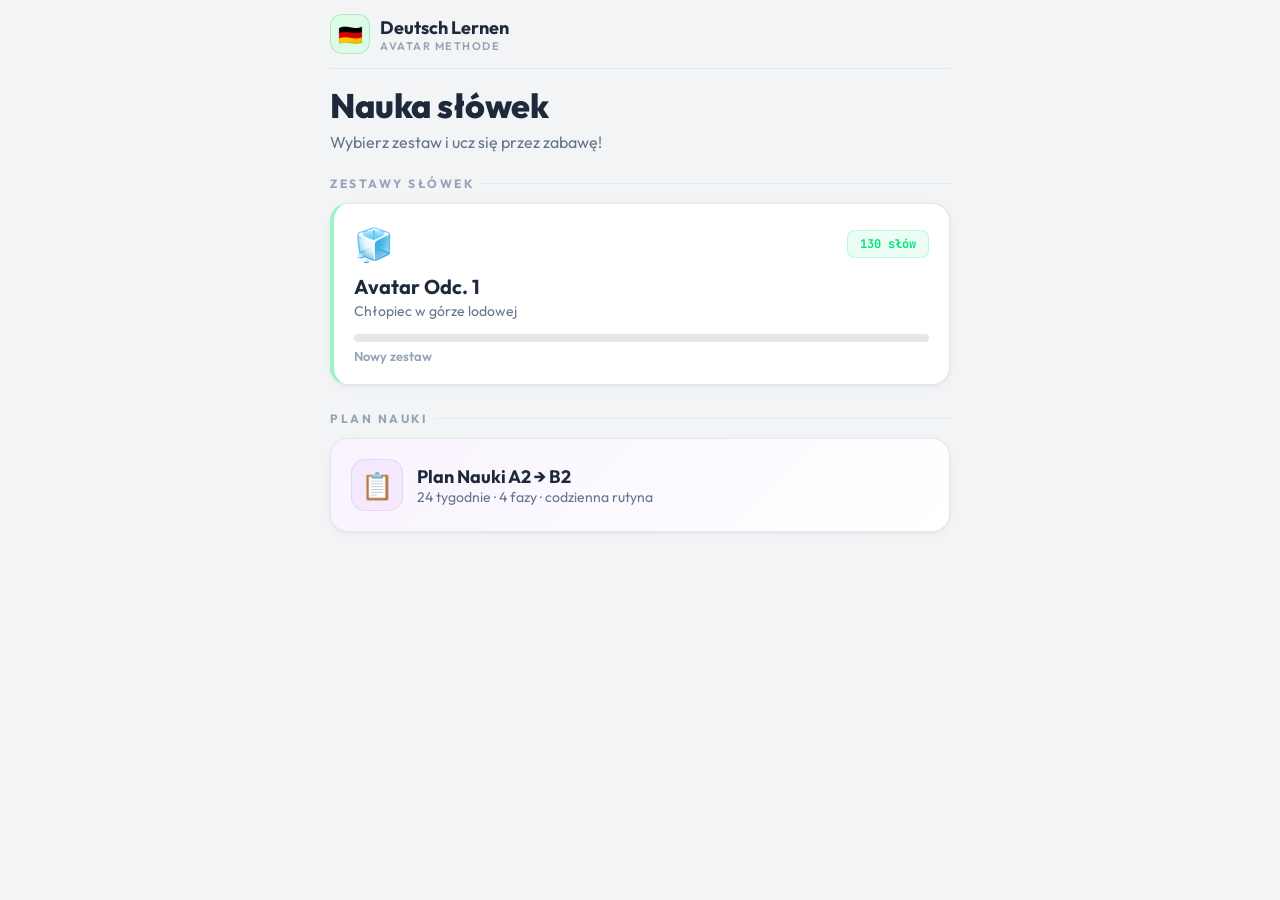
<file: index.html>
<!DOCTYPE html>
<html lang="pl">
<head>
  <meta charset="UTF-8">
  <meta name="viewport" content="width=device-width, initial-scale=1.0, user-scalable=no">
  <meta name="description" content="Ucz się niemieckiego oglądając Avatara. Fiszki, quiz, pisanie, dopasowywanie.">
  <meta name="theme-color" content="#060A0E">
  <title>Deutsch Lernen — Avatar Methode</title>
  <link rel="icon" href="data:image/svg+xml,<svg xmlns='http://www.w3.org/2000/svg' viewBox='0 0 100 100'><text y='.9em' font-size='90'>🇩🇪</text></svg>">
  <link rel="stylesheet" href="css/style.css">
</head>
<body>

  <div id="app"></div>

  <!-- Data files — tu dodajesz nowe odcinki -->
  <script src="data/decks.js"></script>
  <script src="data/plan.js"></script>

  <!-- App logic -->
  <script src="js/app.js"></script>

</body>
</html>
</file>
<file: css/style.css>
@import url('https://fonts.googleapis.com/css2?family=Outfit:wght@300;400;500;600;700;800;900&family=JetBrains+Mono:wght@400;600&display=swap');

:root {
  --bg: #F3F4F6; --bg2: #E5E7EB; --card: #FFFFFF; --card-hover: #FAFBFC;
  --green: #16A34A; --green-dim: #15803D; --green-bg: rgba(22,163,74,0.08);
  --green-border: rgba(22,163,74,0.22); --green-light: #DCFCE7;
  --red: #DC2626; --red-bg: rgba(220,38,38,0.06); --red-border: rgba(220,38,38,0.18); --red-light: #FEE2E2;
  --orange: #D97706; --orange-bg: rgba(217,119,6,0.07); --orange-border: rgba(217,119,6,0.18);
  --blue: #2563EB; --blue-bg: rgba(37,99,235,0.06); --blue-border: rgba(37,99,235,0.18);
  --gold: #CA8A04; --gold-bg: rgba(202,138,4,0.07);
  --purple: #9333EA; --purple-bg: rgba(147,51,234,0.06);
  --text: #1E293B; --text-secondary: #64748B; --text-dim: #94A3B8;
  --border: #E2E8F0; --border-light: #CBD5E1; --surface: #F8FAFC;
  --radius: 18px; --radius-sm: 12px; --radius-xs: 8px;
  --shadow: 0 1px 3px rgba(0,0,0,0.05), 0 2px 12px rgba(0,0,0,0.03);
  --shadow-lg: 0 4px 20px rgba(0,0,0,0.07);
}
*{margin:0;padding:0;box-sizing:border-box;-webkit-tap-highlight-color:transparent}
html{scroll-behavior:smooth}
body{min-height:100vh;min-height:100dvh;background:var(--bg);color:var(--text);font-family:'Outfit',-apple-system,sans-serif;overflow-x:hidden;-webkit-font-smoothing:antialiased}
button,input{font-family:inherit}
a{color:var(--green);text-decoration:none}

.app-wrap{max-width:640px;margin:0 auto;padding:0 10px 40px;position:relative}

.nav{display:flex;align-items:center;justify-content:space-between;padding:14px 0;border-bottom:1px solid var(--border);margin-bottom:18px}
.nav-brand{display:flex;align-items:center;gap:10px;cursor:pointer}
.nav-brand .logo{width:40px;height:40px;border-radius:12px;background:var(--green-light);border:1px solid var(--green-border);display:flex;align-items:center;justify-content:center;font-size:20px}
.nav-brand .title{font-size:18px;font-weight:700;color:var(--text)}
.nav-brand .subtitle{font-size:11px;color:var(--text-dim);font-weight:600;letter-spacing:1.5px;text-transform:uppercase}

.screen{animation:fadeUp .35s ease}
.home-header{margin-bottom:22px}
.home-header h1{font-size:34px;font-weight:800;color:var(--text);letter-spacing:-.5px;line-height:1.1;margin-bottom:6px}
.home-header p{font-size:16px;color:var(--text-secondary);line-height:1.5}

.section-label{font-size:12px;letter-spacing:2.5px;text-transform:uppercase;color:var(--text-dim);font-weight:700;margin-bottom:12px;display:flex;align-items:center;gap:8px}
.section-label::after{content:'';flex:1;height:1px;background:var(--border)}

.deck-grid{display:flex;flex-direction:column;gap:10px;margin-bottom:26px}
.deck-card{background:var(--card);border:1px solid var(--border);border-radius:var(--radius);padding:20px;cursor:pointer;transition:all .2s;position:relative;overflow:hidden;box-shadow:var(--shadow)}
.deck-card:hover{border-color:var(--border-light);transform:translateY(-1px);box-shadow:var(--shadow-lg)}
.deck-card .deck-top{display:flex;align-items:center;justify-content:space-between;margin-bottom:10px}
.deck-card .deck-icon{font-size:32px}
.deck-card .deck-badge{font-size:12px;font-weight:700;padding:5px 12px;border-radius:var(--radius-xs);font-family:'JetBrains Mono',monospace}
.deck-card .deck-title{font-size:20px;font-weight:700;color:var(--text);margin-bottom:3px}
.deck-card .deck-subtitle{font-size:14px;color:var(--text-secondary)}
.deck-card .deck-progress{margin-top:14px}
.deck-card .deck-progress-bar{height:8px;background:var(--bg2);border-radius:4px;overflow:hidden;margin-bottom:6px}
.deck-card .deck-progress-fill{height:100%;border-radius:4px;transition:width .5s cubic-bezier(.4,0,.2,1)}
.deck-card .deck-progress-text{font-size:13px;color:var(--text-dim);font-weight:600;display:flex;justify-content:space-between}

.plan-card{background:var(--card);border:1px solid var(--border);border-radius:var(--radius);overflow:hidden;cursor:pointer;transition:all .2s;margin-bottom:26px;box-shadow:var(--shadow)}
.plan-card:hover{border-color:var(--purple);transform:translateY(-1px);box-shadow:0 4px 20px rgba(147,51,234,.07)}
.plan-card-header{padding:20px;background:linear-gradient(135deg,var(--purple-bg),transparent);display:flex;align-items:center;gap:14px}
.plan-card-header .plan-icon{width:52px;height:52px;border-radius:14px;background:var(--purple-bg);border:1px solid rgba(147,51,234,.12);display:flex;align-items:center;justify-content:center;font-size:26px}
.plan-card-header .plan-info h3{font-size:18px;font-weight:700;color:var(--text)}
.plan-card-header .plan-info p{font-size:14px;color:var(--text-secondary)}

.plan-phase{background:var(--card);border:1px solid var(--border);border-radius:var(--radius);margin-bottom:10px;overflow:hidden;box-shadow:var(--shadow)}
.plan-phase-header{padding:16px 20px;cursor:pointer;display:flex;align-items:center;justify-content:space-between;transition:background .2s}
.plan-phase-header:hover{background:var(--card-hover)}
.plan-phase-header .phase-left{display:flex;align-items:center;gap:12px}
.plan-phase-header .phase-icon{font-size:24px}
.plan-phase-header .phase-title{font-size:17px;font-weight:700;color:var(--text)}
.plan-phase-header .phase-weeks{font-size:13px;color:var(--text-dim);font-weight:600}
.plan-phase-header .phase-arrow{font-size:18px;color:var(--text-dim);transition:transform .3s;display:inline-block}
.plan-phase-header .phase-arrow.open{transform:rotate(90deg)}
.plan-phase-body{padding:0 20px 20px;display:none}
.plan-phase-body.open{display:block;animation:fadeUp .3s ease}
.plan-tip{padding:12px 14px;border-radius:var(--radius-sm);background:rgba(202,138,4,.06);border-left:3px solid var(--gold);font-size:14px;color:#92400E;line-height:1.5;margin-bottom:16px}
.plan-section-title{font-size:13px;font-weight:700;letter-spacing:2px;text-transform:uppercase;margin:14px 0 8px}
.plan-section-item{font-size:15px;color:var(--text-secondary);line-height:1.6;padding:4px 0 4px 18px;position:relative}
.plan-section-item::before{content:'';position:absolute;left:0;top:13px;width:6px;height:6px;border-radius:50%;background:var(--border-light)}
.daily-table{width:100%;border-collapse:collapse;margin-top:12px}
.daily-table td{padding:12px 14px;border-bottom:1px solid var(--border);font-size:15px}
.daily-table td:first-child{font-size:20px;width:40px;text-align:center}
.daily-table td:nth-child(2){font-weight:700;font-family:'JetBrains Mono',monospace;font-size:13px;color:var(--green);width:75px}

.settings-grid{display:flex;flex-direction:column;gap:10px;margin-bottom:24px}
.toggle-btn{padding:16px 18px;border-radius:var(--radius-sm);border:2px solid var(--border);background:var(--card);color:var(--text-dim);font-weight:600;font-size:15px;cursor:pointer;transition:all .2s;display:flex;align-items:center;gap:14px;text-align:left;width:100%;box-shadow:var(--shadow)}
.toggle-btn.on{border-color:var(--green-border);background:var(--green-bg);color:var(--green)}
.toggle-btn .t-icon{font-size:22px;flex-shrink:0}
.toggle-btn .t-body{flex:1}
.toggle-btn .t-label{font-size:16px;font-weight:700;color:var(--text)}
.toggle-btn.on .t-label{color:var(--green-dim)}
.toggle-btn .t-desc{font-size:13px;margin-top:2px}
.toggle-btn .t-check{width:28px;height:28px;border-radius:8px;flex-shrink:0;border:2px solid var(--border);background:transparent;display:flex;align-items:center;justify-content:center;font-size:16px;font-weight:800;color:#fff;transition:all .2s}
.toggle-btn.on .t-check{border-color:var(--green);background:var(--green)}
.info-box{padding:16px 18px;border-radius:var(--radius-sm);background:var(--surface);border:1px solid var(--border);font-size:14px;color:var(--text-secondary);line-height:1.6;margin-bottom:24px}
.info-box strong{color:var(--text)}

.learn-header{position:sticky;top:0;z-index:10;background:var(--bg);padding:12px 0 10px}
.learn-stats{display:flex;justify-content:space-between;align-items:center;margin-bottom:8px}
.learn-count{font-size:24px;font-weight:800;color:var(--green)}
.learn-pills{display:flex;gap:6px;align-items:center;flex-wrap:wrap;justify-content:flex-end}
.pill{padding:4px 10px;border-radius:var(--radius-xs);font-size:12px;font-weight:700;white-space:nowrap}
.progress-bar{height:10px;background:var(--bg2);border-radius:5px;overflow:hidden;margin-bottom:8px}
.progress-fill{height:100%;border-radius:5px;background:linear-gradient(90deg,var(--green),var(--green-dim));transition:width .6s cubic-bezier(.4,0,.2,1)}
.pips{display:flex;gap:3px;flex-wrap:wrap;max-height:16px;overflow:hidden}
.pip{width:22px;height:7px;border-radius:4px;transition:all .4s;flex-shrink:0}
.activity-badge{display:flex;align-items:center;gap:8px;margin:14px 0 18px;flex-wrap:wrap}
.badge{padding:5px 14px;border-radius:var(--radius-xs);font-size:13px;font-weight:700}
.streak-dots{font-size:16px;letter-spacing:3px}

.flash-card{width:100%;min-height:250px;border-radius:var(--radius);display:flex;flex-direction:column;justify-content:center;align-items:center;padding:40px 28px;cursor:pointer;transition:all .3s;user-select:none;position:relative;box-shadow:var(--shadow)}
.flash-card .card-label{font-size:12px;color:var(--text-dim);margin-bottom:18px;letter-spacing:2.5px;text-transform:uppercase;font-weight:600}
.flash-card .card-word{font-size:34px;font-weight:700;text-align:center;line-height:1.3}
.flash-card .card-hint{position:absolute;bottom:16px;font-size:12px;color:var(--text-dim)}
.speaker-btn{background:none;border:none;cursor:pointer;font-size:24px;padding:8px;border-radius:10px;transition:background .2s;position:absolute;top:14px;right:14px}
.speaker-btn:hover{background:var(--bg2)}

.answer-buttons{display:flex;gap:12px;margin-top:16px;width:100%}
.answer-btn{flex:1;padding:18px;border-radius:14px;font-weight:700;font-size:17px;cursor:pointer;transition:all .15s}
.answer-btn:active{transform:scale(.97)}

.question-box{width:100%;padding:30px;border-radius:var(--radius);background:var(--card);border:1px solid var(--border);text-align:center;margin-bottom:14px;box-shadow:var(--shadow);position:relative}
.question-box .q-label{font-size:12px;color:var(--text-dim);margin-bottom:12px;letter-spacing:2.5px;text-transform:uppercase;font-weight:600}
.question-box .q-word{font-size:32px;font-weight:700;color:var(--text)}

.quiz-options{display:flex;flex-direction:column;gap:8px;width:100%}
.quiz-opt{padding:18px 20px;border-radius:14px;font-weight:600;font-size:17px;text-align:left;transition:all .2s;cursor:pointer;width:100%;box-shadow:0 1px 2px rgba(0,0,0,.04)}

.write-input{width:100%;padding:18px 20px;border-radius:14px;background:var(--card);color:var(--text);font-size:19px;outline:none;border:2px solid var(--border);box-shadow:var(--shadow)}
.write-input:focus{border-color:var(--green)}
.result-box{padding:16px 20px;border-radius:14px;margin-top:12px}
.result-box .result-label{font-size:15px;font-weight:700;margin-bottom:4px}
.result-box .result-word{font-size:18px;font-weight:600;color:var(--text)}

.match-grid{display:flex;gap:8px;width:100%}
.match-col{flex:1;display:flex;flex-direction:column;gap:6px}
.match-btn{padding:16px 12px;border-radius:12px;font-size:15px;font-weight:600;cursor:pointer;transition:all .2s;text-align:center;min-height:58px;display:flex;align-items:center;justify-content:center;width:100%;box-shadow:0 1px 2px rgba(0,0,0,.04)}

.primary-btn{width:100%;padding:18px;border-radius:var(--radius);border:none;font-weight:800;font-size:18px;cursor:pointer;background:linear-gradient(135deg,var(--green),var(--green-dim));color:#fff;box-shadow:0 4px 16px rgba(22,163,74,.2);transition:all .15s}
.primary-btn:hover{box-shadow:0 4px 24px rgba(22,163,74,.3)}
.primary-btn:active{transform:scale(.98)}
.secondary-btn{padding:16px 28px;border-radius:14px;border:1px solid var(--border);background:var(--card);color:var(--text);font-weight:700;font-size:16px;cursor:pointer}
.back-btn{background:none;border:none;color:var(--text-secondary);cursor:pointer;font-size:15px;font-weight:600;padding:4px 0;margin-bottom:20px;display:flex;align-items:center;gap:6px}
.back-btn:hover{color:var(--text)}

.overlay{position:fixed;top:0;left:0;right:0;bottom:0;background:rgba(243,244,246,.92);z-index:100;display:flex;flex-direction:column;align-items:center;justify-content:center;animation:fadeIn .3s ease;backdrop-filter:blur(8px);-webkit-backdrop-filter:blur(8px)}
.overlay .star{font-size:64px;margin-bottom:14px;animation:pop .4s cubic-bezier(.34,1.56,.64,1)}

.done-screen{text-align:center;margin-top:60px}
.done-screen .trophy{font-size:80px;margin-bottom:14px}
.done-stats{display:flex;justify-content:center;gap:36px;margin:24px 0 32px}
.done-stat-value{font-size:36px;font-weight:800}
.done-stat-label{font-size:14px;color:var(--text-dim)}
.done-actions{display:flex;gap:12px;justify-content:center}

@keyframes fadeIn{from{opacity:0}to{opacity:1}}
@keyframes fadeUp{from{opacity:0;transform:translateY(10px)}to{opacity:1;transform:translateY(0)}}
@keyframes pop{0%{transform:scale(.7);opacity:0}50%{transform:scale(1.15)}100%{transform:scale(1);opacity:1}}
.fade-in{animation:fadeIn .3s ease}
.fade-up{animation:fadeUp .4s ease}
</file>
